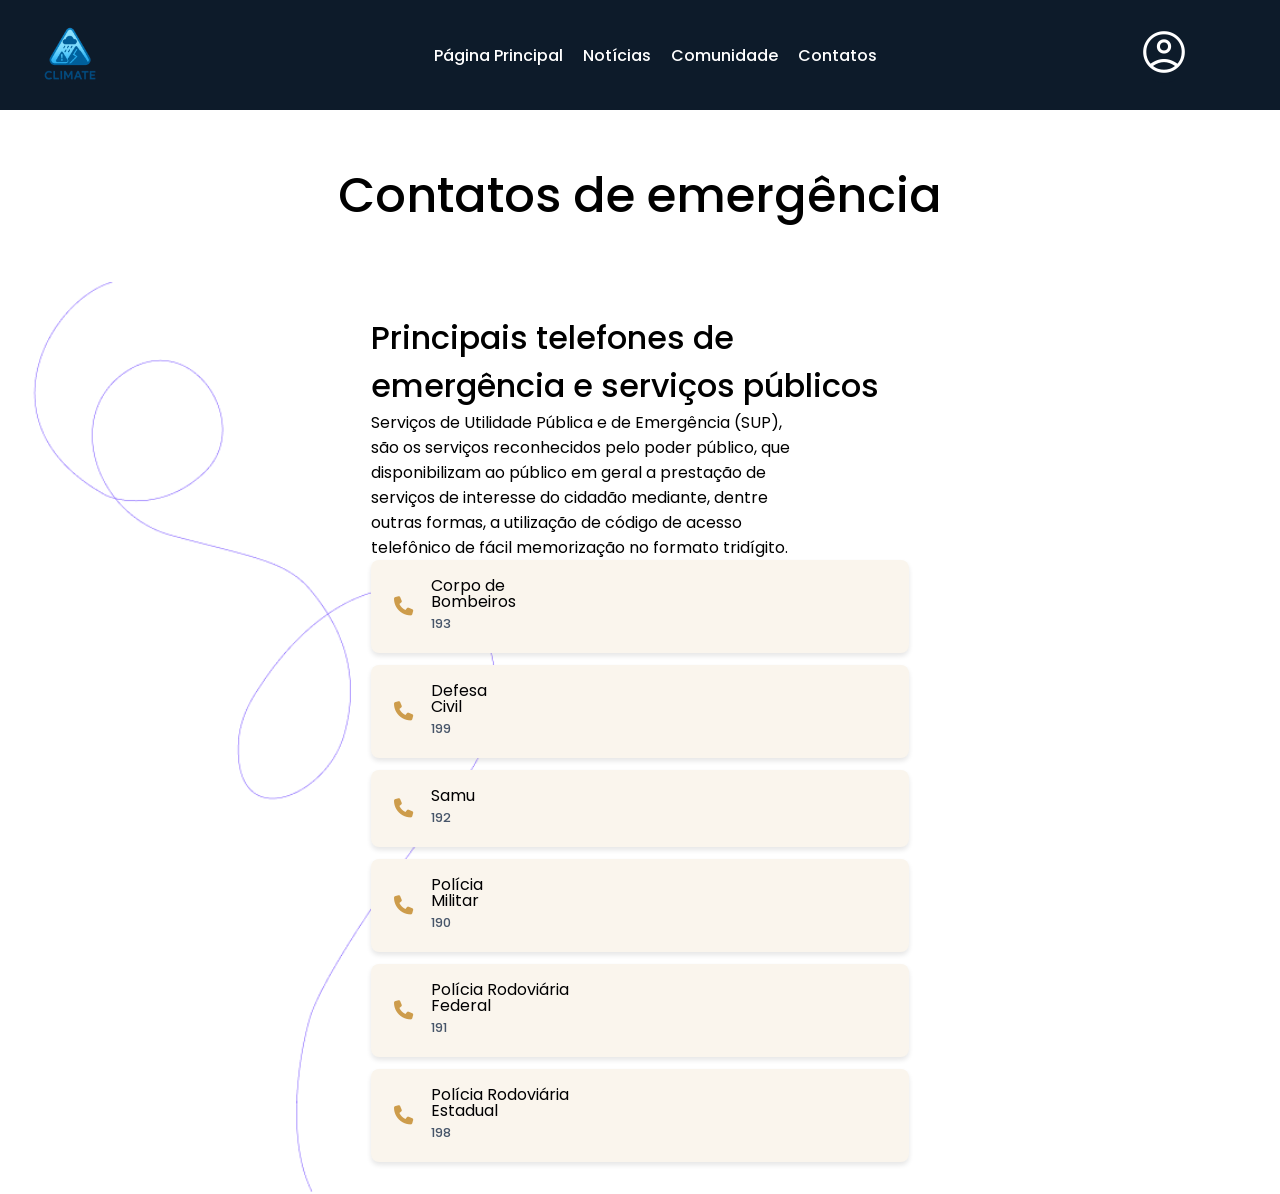
<file: Climate/html/contacts.html>
<!doctype html>
<html lang="pt-br">
<head>
    <meta charset="UTF-8">
    <meta name="viewport"
          content="width=device-width, user-scalable=no, initial-scale=1.0, maximum-scale=1.0, minimum-scale=1.0">
    <meta http-equiv="X-UA-Compatible" content="ie=edge">
    <title>Climate</title>
    <link rel="stylesheet" href="https://cdnjs.cloudflare.com/ajax/libs/font-awesome/6.7.2/css/all.min.css" integrity="sha512-Evv84Mr4kqVGRNSgIGL/F/aIDqQb7xQ2vcrdIwxfjThSH8CSR7PBEakCr51Ck+w+/U6swU2Im1vVX0SVk9ABhg==" crossorigin="anonymous" referrerpolicy="no-referrer" />
    <link rel="stylesheet" href="../css/contacts.css">
    <link rel="preconnect" href="https://fonts.googleapis.com">
    <link rel="preconnect" href="https://fonts.gstatic.com" crossorigin>
    <link href="https://fonts.googleapis.com/css2?family=Poppins:ital,wght@0,100;0,200;0,300;0,400;0,500;0,600;0,700;0,800;0,900;1,100;1,200;1,300;1,400;1,500;1,600;1,700;1,800;1,900&display=swap" rel="stylesheet">

    <link rel="stylesheet" href="https://fonts.googleapis.com/css2?family=Material+Symbols+Outlined:opsz,wght,FILL,GRAD@24,400,0,0&icon_names=account_circle" />
</head>
<body>
    <header>
        <img src="../img/logo.png" alt="" id="icon">
        <nav>
            <ul class="nav-menu">
                <li><a href="index.html">Página Principal</a></li>
                <li><a href="news_page.html">Notícias</a></li>
                <li><a href="event_create.html">Comunidade</a></li>
                <li><a href="contacts.html">Contatos</a></li>
            </ul>
        </nav>
        <button id="user">
            <span class="material-symbols-outlined">account_circle</span>
        </button>
    </header>


        <section class="page-title">
        
            <h1>
                Contatos de emergência
            </h1>
            </h2>
        </section>

        <main id="main_container">
            <section id="contacts_container">
                <h3>
                    Principais telefones de emergência e serviços públicos
                    </h3>
                    <p>
                        Serviços de Utilidade Pública e de Emergência (SUP), são os serviços reconhecidos pelo poder público, que disponibilizam ao público em geral a prestação de serviços de interesse do cidadão mediante, dentre outras formas, a utilização de código de acesso telefônico de fácil memorização no formato tridígito.
                    </p>

                    <div id="cards_container">
                       <a href="tel:193" target="_blank" class="contact-card phone">
  <div class="card-icon">
    <i class="fa-solid fa-phone"></i>
  </div>
  <div class="card-infos">
    <p>Corpo de Bombeiros</p>
    <span>193</span>
  </div>
</a>

<a href="tel:199" target="_blank" class="contact-card phone">
  <div class="card-icon">
    <i class="fa-solid fa-phone"></i>
  </div>
  <div class="card-infos">
    <p>Defesa Civil</p>
    <span>199</span>
  </div>
</a>

<a href="tel:192" target="_blank" class="contact-card phone">
  <div class="card-icon">
    <i class="fa-solid fa-phone"></i>
  </div>
  <div class="card-infos">
    <p>Samu</p>
    <span>192</span>
  </div>
</a>

<a href="tel:190" target="_blank" class="contact-card phone">
  <div class="card-icon">
    <i class="fa-solid fa-phone"></i>
  </div>
  <div class="card-infos">
    <p>Polícia Militar</p>
    <span>190</span>
  </div>
</a>

<a href="tel:191" target="_blank" class="contact-card phone">
  <div class="card-icon">
    <i class="fa-solid fa-phone"></i>
  </div>
  <div class="card-infos">
    <p>Polícia Rodoviária Federal</p>
    <span>191</span>
  </div>
</a>

<a href="tel:198" target="_blank" class="contact-card phone">
  <div class="card-icon">
    <i class="fa-solid fa-phone"></i>
  </div>
  <div class="card-infos">
    <p>Polícia Rodoviária Estadual</p>
    <span>198</span>
  </div>
</a>

                </h3>
            </section>
        </main>


</body>
</html>
</file>
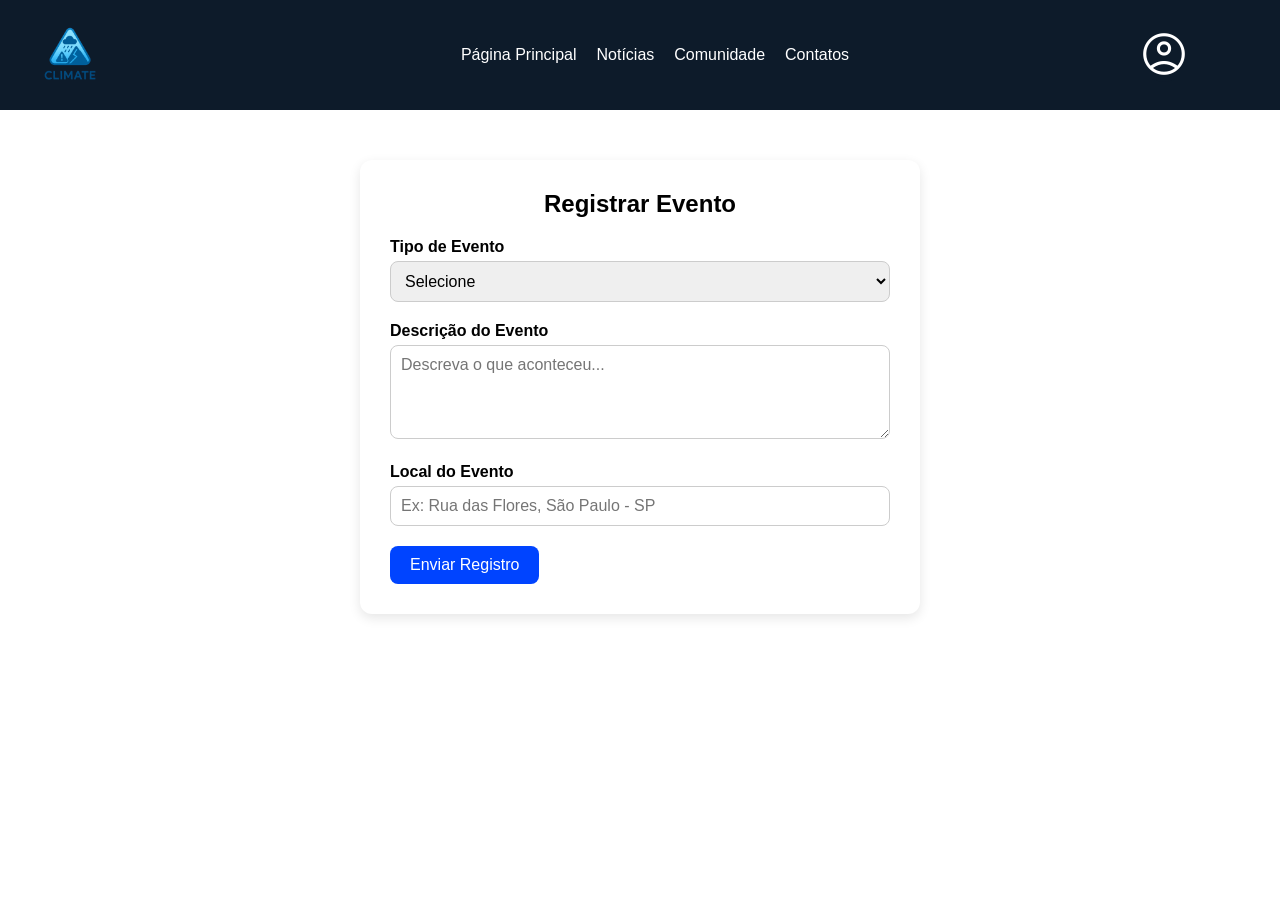
<file: Climate/html/event_create.html>
<!doctype html>
<html lang="pt-br">
<head>
    <meta charset="UTF-8">
    <meta name="viewport"
          content="width=device-width, user-scalable=no, initial-scale=1.0, maximum-scale=1.0, minimum-scale=1.0">
    <meta http-equiv="X-UA-Compatible" content="ie=edge">
    <title>Climate</title>
    <link rel="stylesheet" href="../css/event_create.css">
    <link rel="stylesheet" href="https://fonts.googleapis.com/css2?family=Material+Symbols+Outlined:opsz,wght,FILL,GRAD@24,400,0,0&icon_names=account_circle" />
</head>



      
<body>
    <header>
        <img src="../img/logo.png" alt="" id="icon">
        <nav>
            <ul class="nav-menu">
                <li><a href="index.html">Página Principal</a></li>
                <li><a href="news_page.html">Notícias</a></li>
                <li><a href="event_create.html">Comunidade</a></li>
                <li><a href="contacts.html">Contatos</a></li>
            </ul>
        </nav>
        <button id="user">
            <span class="material-symbols-outlined">account_circle</span>
        </button>
    </header>

    <div class="container">
    <h2>Registrar Evento</h2>

    <form>
      <label for="tipo">Tipo de Evento</label>
      <select id="tipo" name="tipo">
        <option value="">Selecione</option>
        <option value="enchente">Enchente</option>
        <option value="deslizamento">Deslizamento</option>
        <option value="queimada">Queimada</option>
        <option value="outro">Outro</option>
      </select>

      <label for="descricao">Descrição do Evento</label>
      <textarea id="descricao" name="descricao" rows="4" placeholder="Descreva o que aconteceu..."></textarea>

      <label for="local">Local do Evento</label>
      <input type="text" id="local" name="local" placeholder="Ex: Rua das Flores, São Paulo - SP">

      <button class="enviar">Enviar Registro</button>
    </form>
  </div>


</body>
</html>
</file>
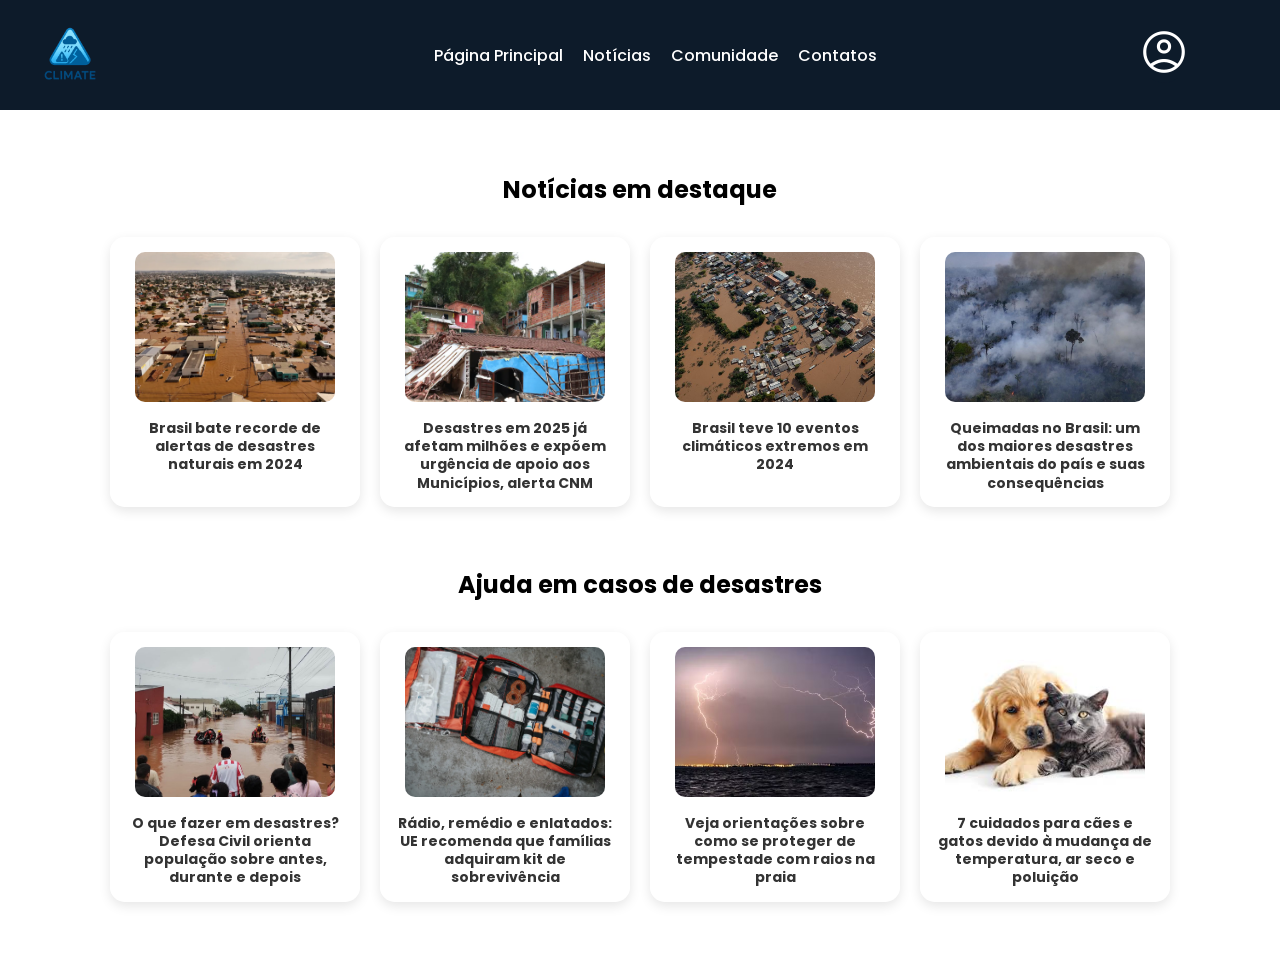
<file: Climate/html/news_page.html>
<!doctype html>
<html lang="pt-br">
<head>
    <meta charset="UTF-8">
    <meta name="viewport"
          content="width=device-width, user-scalable=no, initial-scale=1.0, maximum-scale=1.0, minimum-scale=1.0">
    <meta http-equiv="X-UA-Compatible" content="ie=edge">
    <title>Climate</title>
    <link rel="stylesheet" href="../css/news_page.css">
    <link rel="preconnect" href="https://fonts.googleapis.com">
    <link rel="preconnect" href="https://fonts.gstatic.com" crossorigin>
    <link href="https://fonts.googleapis.com/css2?family=Poppins:ital,wght@0,100;0,200;0,300;0,400;0,500;0,600;0,700;0,800;0,900;1,100;1,200;1,300;1,400;1,500;1,600;1,700;1,800;1,900&display=swap" rel="stylesheet">

    <link rel="stylesheet" href="https://fonts.googleapis.com/css2?family=Material+Symbols+Outlined:opsz,wght,FILL,GRAD@24,400,0,0&icon_names=account_circle" />
</head>
    <body>
    <header>
        <img src="../img/logo.png" alt="" id="icon">
        <nav>
            <ul class="nav-menu">
                <li><a href="index.html">Página Principal</a></li>
                <li><a href="news_page.html">Notícias</a></li>
                <li><a href="event_create.html">Comunidade</a></li>
                <li><a href="contacts.html">Contatos</a></li>
            </ul>
        </nav>
        <button id="user">
            <span class="material-symbols-outlined">account_circle</span>
        </button>
    </header>
        <main>
            <div id="map"></div>

            <section id="news">
                <h2>Notícias em destaque</h2>

                <div class="news-container">
                    <article>
                        <a href="https://www.cnnbrasil.com.br/nacional/brasil-bate-recorde-de-alertas-de-desastres-naturais-em-2024/">
                            <img src="../img/image1.webp" alt="">
                        </a>
                        <h6>Brasil bate recorde de alertas de desastres naturais em 2024</h6>
                    </article>

                    <article>
                        <img src="../img/image2.webp" alt="">
                        <h6>Desastres em 2025 já afetam milhões e expõem urgência de apoio aos Municípios, alerta CNM</h6>
                    </article>

                    <article>
                        <img src="../img/image3.jpg" alt="">
                        <h6>Brasil teve 10 eventos climáticos extremos em 2024</h6>
                    </article>

                    <article>
                        <img src="../img/image4.png" alt="">
                        <h6>Queimadas no Brasil: um dos maiores desastres ambientais do país e suas consequências</h6>
                    </article>
                </div>
            </section>

            <section id="help-news">
                <h2>Ajuda em casos de desastres</h2>

                <div class="news-container">
                    <article>
                        <img src="../img/image5.jpg" alt="Descrição da imagem 1">
                        <h6>O que fazer em desastres? Defesa Civil orienta população sobre antes, durante e depois</h6>
                    </article>

                    <article>
                        <img src="../img/image6.webp" alt="Descrição da imagem 2">
                        <h6>Rádio, remédio e enlatados: UE recomenda que famílias adquiram kit de sobrevivência </h6>
                    </article>

                    <article>
                        <img src="../img/imagem7.avif" alt="Descrição da imagem 3">
                        <h6>Veja orientações sobre como se proteger de tempestade com raios na praia</h6>
                    </article>

                    <article>
                        <img src="../img/image8.jpeg" alt="Descrição da imagem 4">
                        <h6>7 cuidados para cães e gatos devido à mudança de temperatura, ar seco e poluição</h6>
                    </article>
                </div>
            </section>

        </main>

    </body>
</html>
</file>
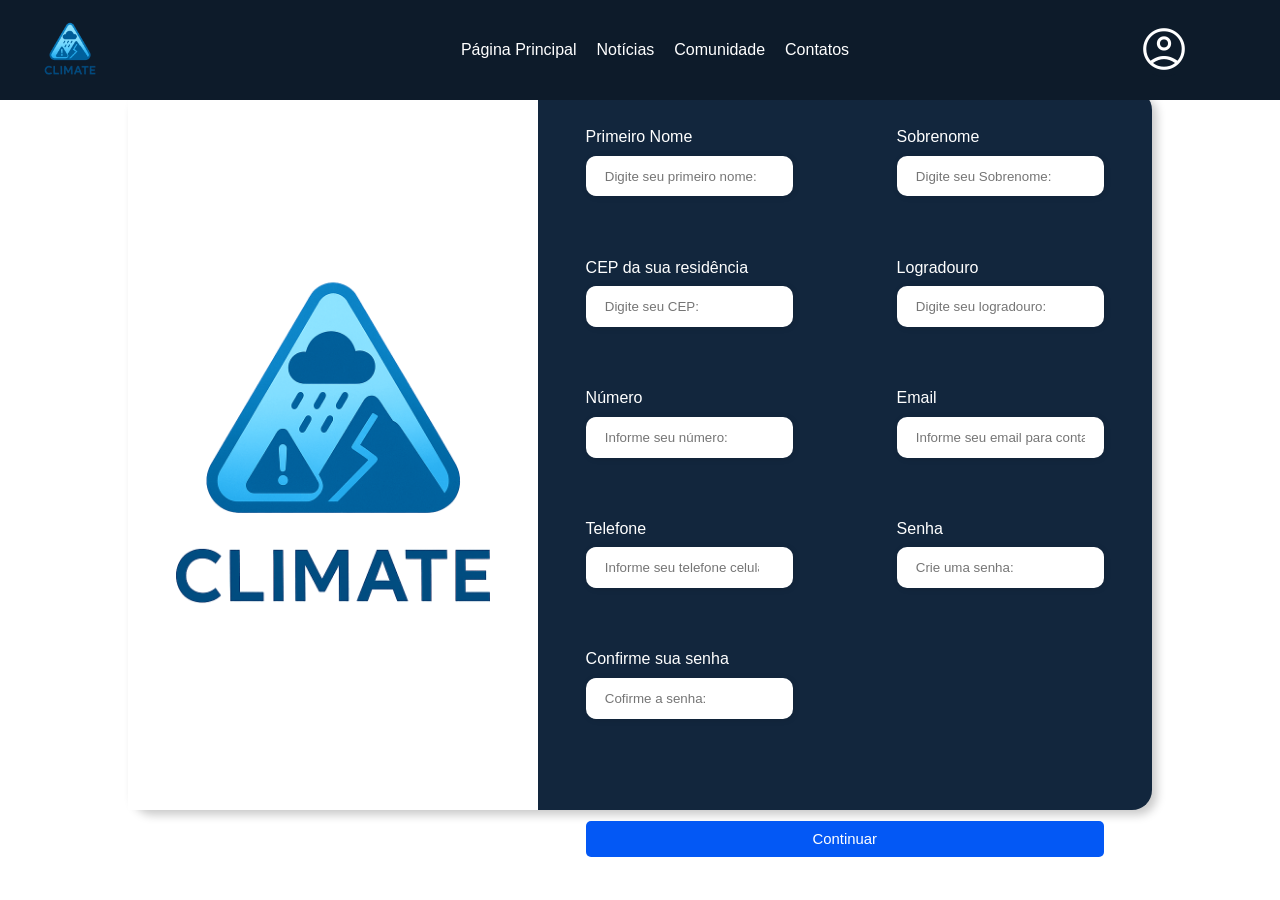
<file: Climate/html/register.html>
<!DOCTYPE html>
<html lang="pt-br">
<head>
    <meta charset="UTF-8">
    <meta name="viewport" content="width=device-width, initial-scale=1.0">
    <link rel="stylesheet" href="../css/register.css">
    <title>Cadastro</title>
    <link rel="stylesheet" href="https://fonts.googleapis.com/css2?family=Material+Symbols+Outlined:opsz,wght,FILL,GRAD@24,400,0,0&icon_names=account_circle" />

</head>
<body>
    <header>
        <img src="../img/logo.png" alt="" id="icon">
        <nav>
            <ul class="nav-menu">
                <li><a href="index.html">Página Principal</a></li>
                <li><a href="news_page.html">Notícias</a></li>
                <li><a href="event_create.html">Comunidade</a></li>
                <li><a href="contacts.html">Contatos</a></li>
            </ul>
        </nav>
        <button id="user">
            <span class="material-symbols-outlined">account_circle</span>
        </button>
    </header>
    <div class="conteiner">
        <div class="form-image">
            <img src="../img/logo.png" alt="">
        </div>
        <div class="form">
            <form action="#">
                <div class="form-header">
                    <div class="title">
                        <h1>Cadastre-se</h1>
                    </div>
                    <div class="login-button">
                        <button><a href="#">Entrar</a></button>
                    </div>
                </div>


                <!-- inputs -->
                <div class="input-group">
                    <div class="input-box">
                        <label for="firstname"> Primeiro Nome</label>
                        <input type="text" name="firstname" id="firstname" placeholder="Digite seu primeiro nome: " required>
                    </div>
                
                    <div class="input-box">
                        <label for="lastname"> Sobrenome</label>
                        <input type="text" name="lastname" id="lastname" placeholder="Digite seu Sobrenome: " required>
                    </div>
                
                    <div class="input-box">
                        <label for="CEP">CEP da sua residência</label>
                        <input type="text" name="CEP" id="CEP" placeholder="Digite seu CEP: " required>
                    </div>
                
                    <div class="input-box">
                        <label for="logradouro"> Logradouro</label>
                        <input type="text" name="logradouro" id="logradouro" placeholder="Digite seu logradouro: " required>
                    </div>
                
                    <div class="input-box">
                        <label for="numero"> Número</label>
                        <input type="text" name="numero" id="numero" placeholder="Informe seu número: " required>
                    </div>
                
                    <div class="input-box">
                        <label for="email">Email</label>
                        <input type="text" name="email" id="email" placeholder="Informe seu email para contato: " required>
                    </div>
                
                    <div class="input-box">
                        <label for="telephone">Telefone</label>
                        <input type="number" name="telephone" id="telephone" placeholder="Informe seu telefone celular:  " required>
                    </div>

                    <div class="input-box">
                        <label for="password">Senha</label>
                        <input type="password" name="password" id="password" placeholder="Crie uma senha:  " required>
                    </div>

                    <div class="input-box">
                        <label for="confirmPassword">Confirme sua senha</label>
                        <input type="password" name="confirmPassword" id="confirmPassword" placeholder="Cofirme a senha:  " required>
                    </div>
                </div>
                <div class="continue-button">
                    <button><a href="#">Continuar</a></button>
                </div>
            </form>
        </div>
    </div>
</body>
</html>
</file>
<file: Climate/css/contacts.css>
* {
    padding: 0;
    margin: 0;
    font-family: "Poppins", Helvetica, sans-serif;
}

header {
    display: flex;
    justify-content: space-between;
    align-items: center;
    padding: 15px 30px;
    background-color: #0d1b2a; /* tom escuro azul-marinho */
    color: white;
}

#icon {
    height: 80px;
}

.nav-menu {
    list-style: none;
    display: flex;
    gap: 20px;
    margin: 0;
    padding: 0;
}

.nav-menu li a {
    text-decoration: none;
    color: white;
    font-weight: 500;
}
#user {
    position: relative;
    right: 5%;
    border: none;
    padding: 0;
    border-radius: 50%;
    cursor: pointer;
    background-color: #0d1b2a;
}

#user span.material-symbols-outlined{
    font-size: 50px;
    background-color: #0d1b2a;
    cursor: pointer;
    color: #ffffff;
}

body {
    background-color: #ffffff;
    
    .page-title {
        display: flex;
        align-items: center;
        flex-direction: column;
        padding: 50px 0px;

        h1 {
            font-size: 3rem;
            font-weight: 500;
        }

        h3 {
            font-size: 2rem;
            font-weight: 600;
            line-height: 3rem;
        }

        p {
            font-size: 1rem;
            font-weight: 400;
            margin-top: 8px;
            max-width: 65%;
            text-align: center;
        }
    }
}

#main_container {
    background-color: #ffffff;
    border-radius: 32px 32px 0px 0px;
    padding: 32px 8%;

    display: flex;
    align-items: center;
    justify-content: center;
    gap: 32px;

    background-image: url('../img/backgroundtuto.png');
    background-size: cover;
    background-repeat: no-repeat;

    #contacts_container {
        width: 50%;

        h3 {
            font-size: 2rem;
            font-weight: 500;
        }

        p {
            font-size: 1rem;
            font-weight: 400;
            width: 80%;
        }

        #cards_container {
            display: flex;
            flex-direction: column;
            gap: 12px;

            .contact-card {
                display: flex;
                align-items: center;
                gap: 8px;
                box-shadow: 0px 3px 5px rgba(0, 0, 0, 0.1);
                background-color: #f1ebeb;
                padding: 18px 12px;
                border-radius: 8px;
                text-decoration: none;

                transition: box-shadow 0.3s ease;

                &:hover {
                   box-shadow: 0px 3px 10px rgba(0, 0, 0, 0.15);
                }

                .card-icon {
                    display: flex;
                    align-items: center;
                    justify-content: center;
                    min-width: 40px;
                    min-height: 40px;
                    max-width: 40px;
                    max-height: 40px;
                    border-radius: 100%;
                    font-size: 1.2rem;

                  }

                    .card-infos {
                        p {
                            font-size: 1rem;
                            font-weight: 400;
                            line-height: 1rem;
                            color: #010002;
                        }

                        span {
                            font-size: 0.8rem;
                            font-weight: 500;
                            color: #475569;
                        }
                    }

                    &.phone {
                        background-color: #faf5ed;
                        color: #cd9c4b;
                    }
                }
            }
        }
    }

    #contacts_form_container{
        width: 50%;
    }
</file>
<file: Climate/css/event_create.css>
* {
    padding: 0;
    margin: 0;
    font-family: "Poppins", Helvetica, sans-serif;
}
header {
    display: flex;
    justify-content: space-between;
    align-items: center;
    padding: 15px 30px;
    background-color: #0d1b2a; /* tom escuro azul-marinho */
    color: white;
}

#icon {
    height: 80px;
}

.nav-menu {
    list-style: none;
    display: flex;
    gap: 20px;
    margin: 0;
    padding: 0;
}

.nav-menu li a {
    text-decoration: none;
    color: white;
    font-weight: 500;
}
#user {
    position: relative;
    right: 5%;
    border: none;
    padding: 0;
    border-radius: 50%;
    cursor: pointer;
    background-color: #0d1b2a;
}

#user span.material-symbols-outlined{
    font-size: 50px;
    background-color: #0d1b2a;
    cursor: pointer;
    color: #ffffff;
}



.container {
  background-color: #ffffff;
  padding: 30px;
  border-radius: 12px;
  box-shadow: 0 4px 12px rgba(0, 0, 0, 0.1);
  width: 100%;
  max-width: 500px;
  margin: auto;
    margin-top: 50px;

}

h2 {
  text-align: center;
  margin-bottom: 20px;
}

label {
  display: block;
  margin-bottom: 5px;
  font-weight: bold;
}

select,
textarea,
input[type="text"] {
  width: 100%;
  padding: 10px;
  margin-bottom: 20px;
  border-radius: 8px;
  border: 1px solid #ccc;
  box-sizing: border-box;
  font-size: 16px;
}

 .enviar {
  background-color: #0044ff;
  color: white;
  padding: 10px 20px;
  border: none;
  border-radius: 8px;
  cursor: pointer;
  font-size: 16px; 
}

  button:hover {
  background-color: #0056b3;
}
</file>
<file: Climate/css/news_page.css>
* {
    padding: 0;
    margin: 0;
    font-family: "Poppins", Helvetica, sans-serif;
}

header {
    display: flex;
    justify-content: space-between;
    align-items: center;
    padding: 15px 30px;
    background-color: #0d1b2a; /* tom escuro azul-marinho */
    color: white;
}

#icon {
    height: 80px;
}

.nav-menu {
    list-style: none;
    display: flex;
    gap: 20px;
    margin: 0;
    padding: 0;
}

.nav-menu li a {
    text-decoration: none;
    color: white;
    font-weight: 500;
}
#user {
    position: relative;
    right: 5%;
    border: none;
    padding: 0;
    border-radius: 50%;
    cursor: pointer;
    background-color: #0d1b2a;
}

#user span.material-symbols-outlined{
    font-size: 50px;
    background-color: #0d1b2a;
    cursor: pointer;
    color: #ffffff;
}

main {
    padding: 2rem;
}
/* Seção de notícias */
#news {
    padding: 30px;
    font-family: 'Poppins', sans-serif;
    text-align: center;
}

#help-news {
    padding: 30px;
    font-family: 'Poppins', sans-serif;
    text-align: center;
}
/* Título */
#news h2 {
    font-size: 24px;
    margin-bottom: 30px;
}

#help-news h2 {
    font-size: 24px;
    margin-bottom: 30px;
}

/* Container que segura os artigos lado a lado */
.news-container {
    display: flex;
    flex-wrap: wrap;
    justify-content: center;
    gap: 20px;
}

/* Cada card de notícia */
.news-container article {
    background: rgba(255, 255, 255, 0.6);
    backdrop-filter: blur(10px);
    border-radius: 15px;
    padding: 15px;
    max-width: 220px;
    box-shadow: 0 4px 12px rgba(0, 0, 0, 0.1);
    transition: transform 0.2s;
}

/* Efeito hover */
.news-container article:hover {
    transform: scale(1.03);
}

/* Imagens */
.news-container article img {
    width: 200px;
    height: 150px;
    object-fit: cover;
    border-radius: 10px;
    margin-bottom: 10px;
}

/* Subtítulo */
.news-container article h6 {
    font-size: 14px;
    color: #333;
    margin: 0;
    line-height: 1.3;
}
</file>
<file: Climate/css/register.css>
* {
    padding: 0;
    margin: 0;
    box-sizing: border-box;
    font-family: 'Poppins', sans-serif;
    color: #ffffff;
}

header {
    position: fixed;
    top: 0;
    left: 0;
    width: 100%;
    height: 100px;
    z-index: 1000;
    display: flex;
    justify-content: space-between;
    align-items: center;
    padding: 15px 30px;
    background-color: #0d1b2a; /* tom escuro azul-marinho */
    color: white;
}

#icon {
    height: 80px;
}

.nav-menu {
    list-style: none;
    display: flex;
    gap: 20px;
    margin: 0;
    padding: 0;
}

.nav-menu li a {
    text-decoration: none;
    color: white;
    font-weight: 500;
}
#user {
    position: relative;
    right: 5%;
    border: none;
    padding: 0;
    border-radius: 50%;
    cursor: pointer;
    background-color: #0d1b2a;
}

#user span.material-symbols-outlined{
    font-size: 50px;
    background-color: #0d1b2a;
    cursor: pointer;
    color: #ffffff;
}

body {
    width: none;
    height: 100vh;
    display: flex;
    justify-content: center;
    align-items: center;
    background: #ffffff;
}

.conteiner {
    width: 80%;
    height: 80vh;
    display: flex;
    box-shadow: 5px 5px 10px rgba(0,0,0, .212);
    border-radius: 20px;
    background-color: #12263d;
    backdrop-filter: blur(10px);
}

.form-image {
    width: 40%;
    display: flex;
    justify-content: center;
    align-items: center;
    background-color: white;
    padding: 1rem;
}

.form-image img {
    width: 31rem;
}

.form {
    width: 60%;
    display: flex;
    justify-content: center;
    align-items: center;
    flex-direction: column;
    background-color: #0681c900;
    padding: 3rem;
}

.form-header {
    margin-bottom: 3rem;
    display: flex;
    justify-content: space-between;
}

.login-button {
    display: flex;
    align-items: center;
}

.login-button button {
    border: none;
    background-color: #0358f5;
    padding: 0.4rem 1rem;
    border-radius: 5px;
    cursor: pointer;
}

.login-button:hover {
    background-color: black ;
}

.form-header h1::after {
    content:  '';
    display: block;
    width: 5rem;
    height: 0.3rem;
    background-color: #6c63ff;
    margin: 0 auto;
    position: absolute;
}

.input-group {
    display: flex;
    flex-wrap: wrap;
    justify-content: space-between;
    padding: 0rem 0;
}

.input-box {
    display: flex;
    flex-direction: column;
    margin-bottom: 3.3rem;
}

.input-box input {
    margin: 0.6rem 0;
    padding: 0.8rem 1.2rem;
    border: none;
    border-radius: 10px;
    box-shadow: 1px 1px 6px #0000001c;
}

.input-box input:hover {
    background-color: #eeeeee75;
}

.input-box input:focus-visible {
    outline: 1px solid #0358f5;
}

.continue-button button {
    width: 100%;
    margin-top: 2.5rem;
    border: none;
    background-color: #0358f5;
    padding: 0.62rem;
    border-radius: 5px;
    cursor: pointer;
}

.continue-button button:hover {
    background-color: #0358f5;
}

.continue-button button a {
    text-decoration: none; 
    font-size: 0.93rem;
    font-weight: 500;
    color: #fff;
}
</file>
